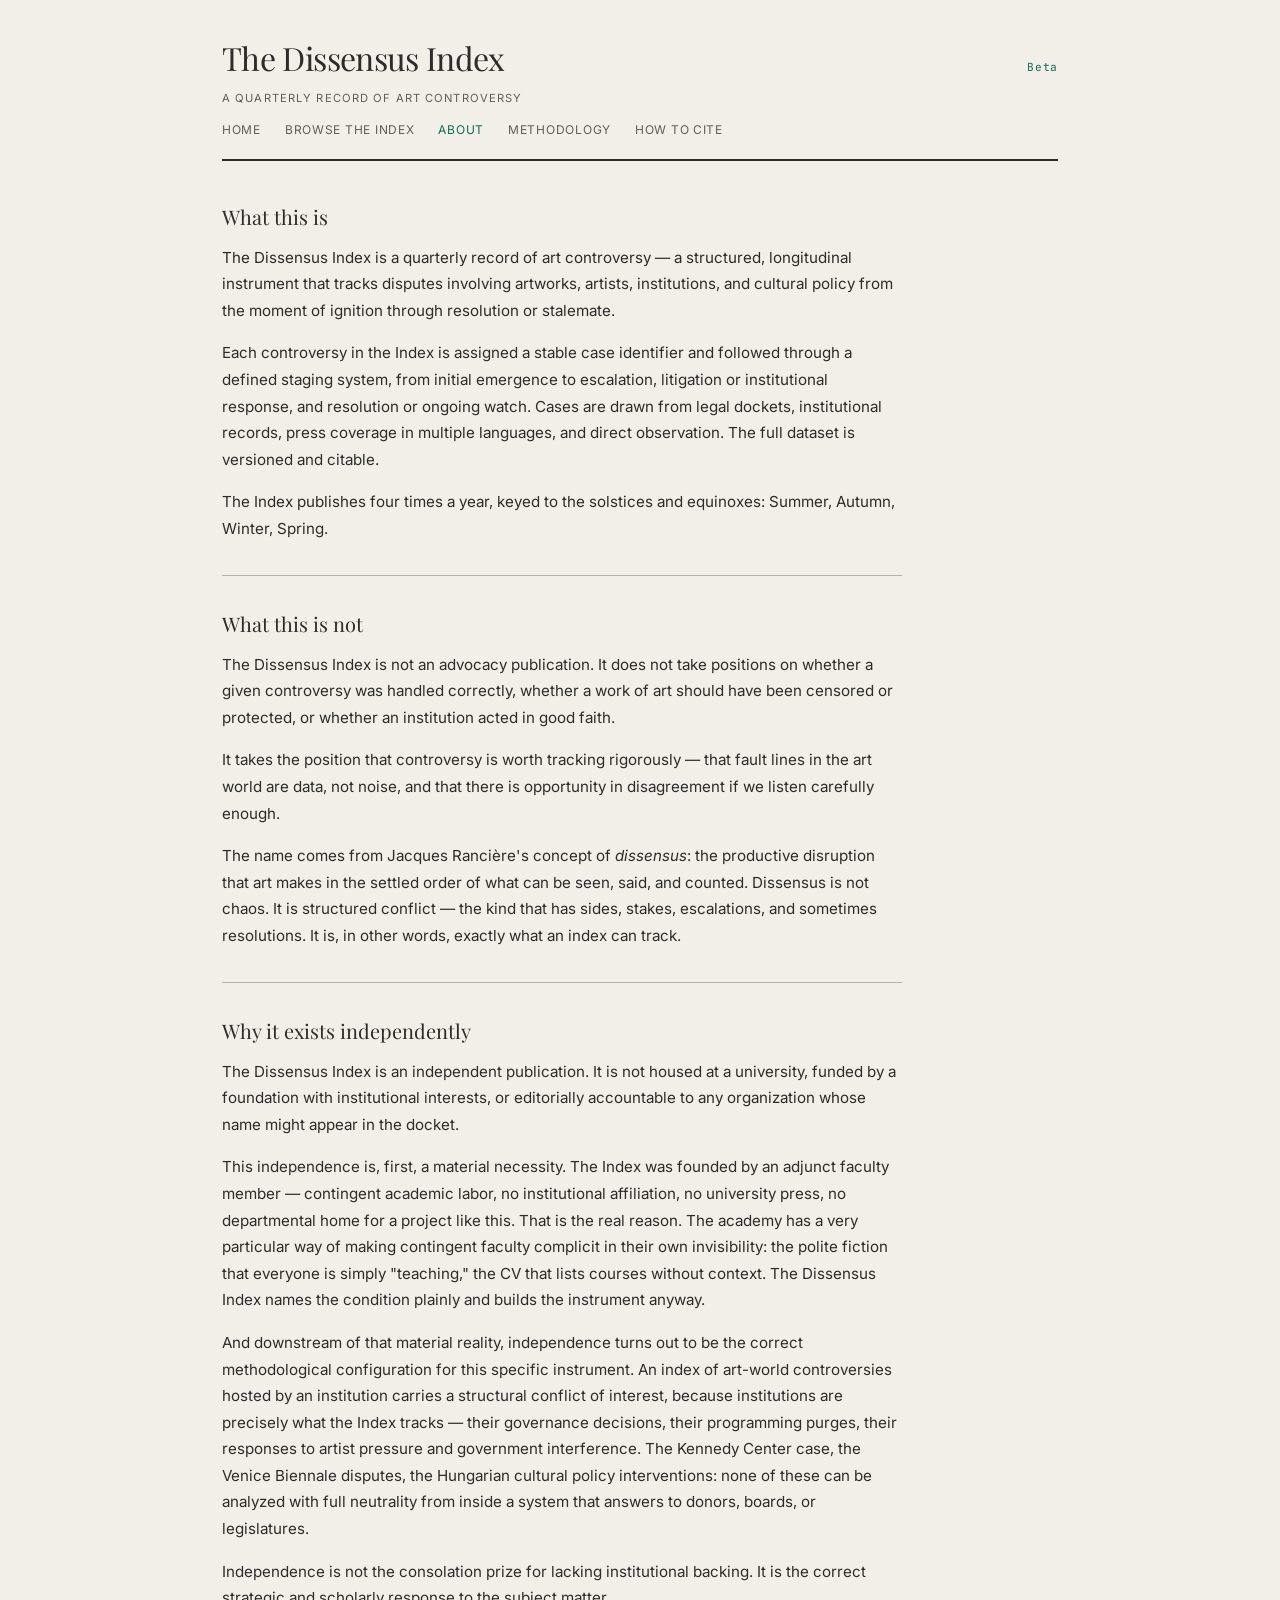
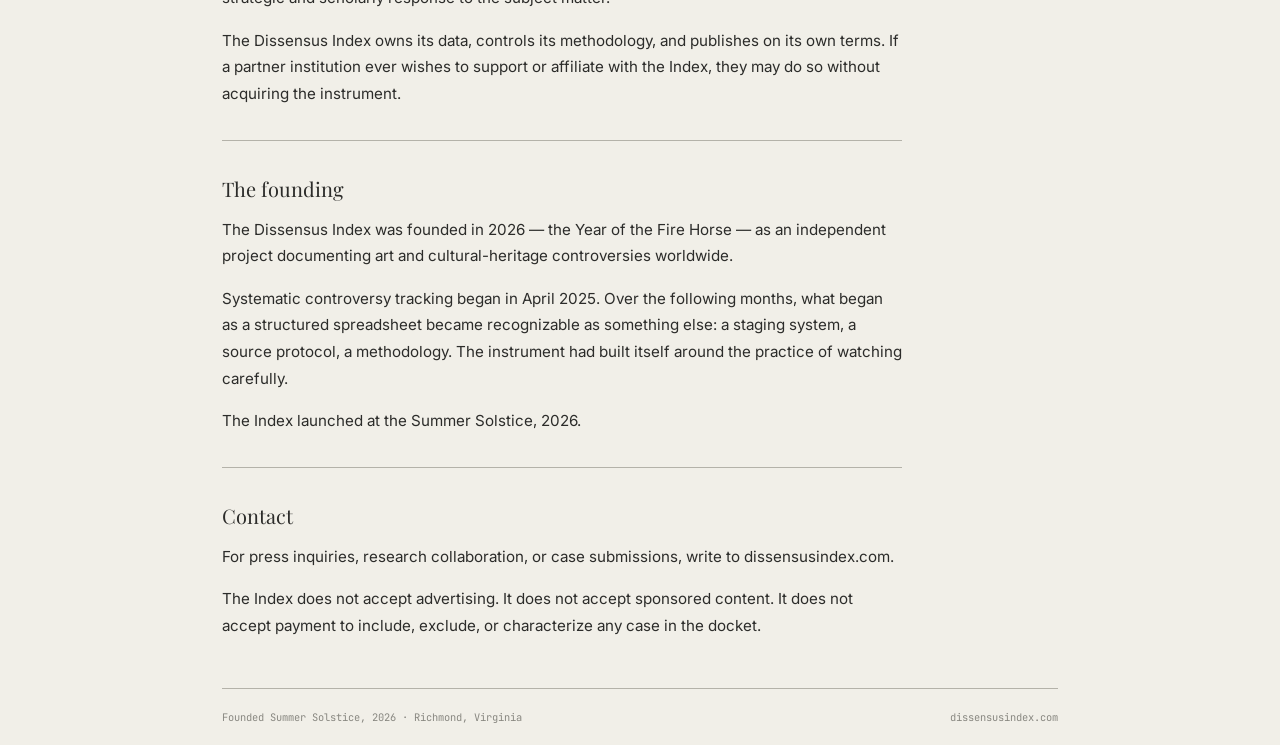
<file: about.html>
<!DOCTYPE html>
<html lang="en">
<head>
  <meta charset="UTF-8">
  <meta name="viewport" content="width=device-width, initial-scale=1.0">
  <title>About — The Dissensus Index</title>
  <meta name="description" content="About the Dissensus Index — an independent quarterly record of art controversy, founded Summer 2026.">
  <link rel="canonical" href="https://dissensusindex.com/about.html">
  <link rel="stylesheet" href="css/style.css">
</head>
<body>
<div class="container">
  <header class="masthead">
    <div class="masthead-inner">
      <h1><a href="index.html">The Dissensus Index</a></h1>
      <span class="masthead-issue">Beta</span>
    </div>
    <p class="masthead-tagline">A quarterly record of art controversy</p>
    <nav class="masthead-nav">
      <a href="index.html">Home</a>
      <a href="browse.html">Browse the index</a>
      <a href="about.html" class="active">About</a>
      <a href="methodology.html">Methodology</a>
      <a href="cite.html">How to cite</a>
    </nav>
  </header>

  <div class="prose">

    <h2>What this is</h2>
    <p>The Dissensus Index is a quarterly record of art controversy — a structured, longitudinal instrument that tracks disputes involving artworks, artists, institutions, and cultural policy from the moment of ignition through resolution or stalemate.</p>
    <p>Each controversy in the Index is assigned a stable case identifier and followed through a defined staging system, from initial emergence to escalation, litigation or institutional response, and resolution or ongoing watch. Cases are drawn from legal dockets, institutional records, press coverage in multiple languages, and direct observation. The full dataset is versioned and citable.</p>
    <p>The Index publishes four times a year, keyed to the solstices and equinoxes: Summer, Autumn, Winter, Spring.</p>

    <h2>What this is not</h2>
    <p>The Dissensus Index is not an advocacy publication. It does not take positions on whether a given controversy was handled correctly, whether a work of art should have been censored or protected, or whether an institution acted in good faith.</p>
    <p>It takes the position that controversy is worth tracking rigorously — that fault lines in the art world are data, not noise, and that there is opportunity in disagreement if we listen carefully enough.</p>
    <p>The name comes from Jacques Rancière's concept of <em>dissensus</em>: the productive disruption that art makes in the settled order of what can be seen, said, and counted. Dissensus is not chaos. It is structured conflict — the kind that has sides, stakes, escalations, and sometimes resolutions. It is, in other words, exactly what an index can track.</p>

    <h2>Why it exists independently</h2>
    <p>The Dissensus Index is an independent publication. It is not housed at a university, funded by a foundation with institutional interests, or editorially accountable to any organization whose name might appear in the docket.</p>
    <p>This independence is, first, a material necessity. The Index was founded by an adjunct faculty member — contingent academic labor, no institutional affiliation, no university press, no departmental home for a project like this. That is the real reason. The academy has a very particular way of making contingent faculty complicit in their own invisibility: the polite fiction that everyone is simply "teaching," the CV that lists courses without context. The Dissensus Index names the condition plainly and builds the instrument anyway.</p>
    <p>And downstream of that material reality, independence turns out to be the correct methodological configuration for this specific instrument. An index of art-world controversies hosted by an institution carries a structural conflict of interest, because institutions are precisely what the Index tracks — their governance decisions, their programming purges, their responses to artist pressure and government interference. The Kennedy Center case, the Venice Biennale disputes, the Hungarian cultural policy interventions: none of these can be analyzed with full neutrality from inside a system that answers to donors, boards, or legislatures.</p>
    <p>Independence is not the consolation prize for lacking institutional backing. It is the correct strategic and scholarly response to the subject matter.</p>
    <p>The Dissensus Index owns its data, controls its methodology, and publishes on its own terms. If a partner institution ever wishes to support or affiliate with the Index, they may do so without acquiring the instrument.</p>

    <h2>The founding</h2>
    <p>The Dissensus Index was founded in 2026 — the Year of the Fire Horse — as an independent project documenting art and cultural-heritage controversies worldwide.</p>
    <p>Systematic controversy tracking began in April 2025. Over the following months, what began as a structured spreadsheet became recognizable as something else: a staging system, a source protocol, a methodology. The instrument had built itself around the practice of watching carefully.</p>
    <p>The Index launched at the Summer Solstice, 2026.</p>

    <h2>Contact</h2>
    <p>For press inquiries, research collaboration, or case submissions, write to dissensusindex.com.</p>
    <p>The Index does not accept advertising. It does not accept sponsored content. It does not accept payment to include, exclude, or characterize any case in the docket.</p>

  </div>

  <footer class="colophon">
    <span>Founded Summer Solstice, 2026 · Richmond, Virginia</span>
    <span>dissensusindex.com</span>
  </footer>
</div>
</body>
</html>
</file>
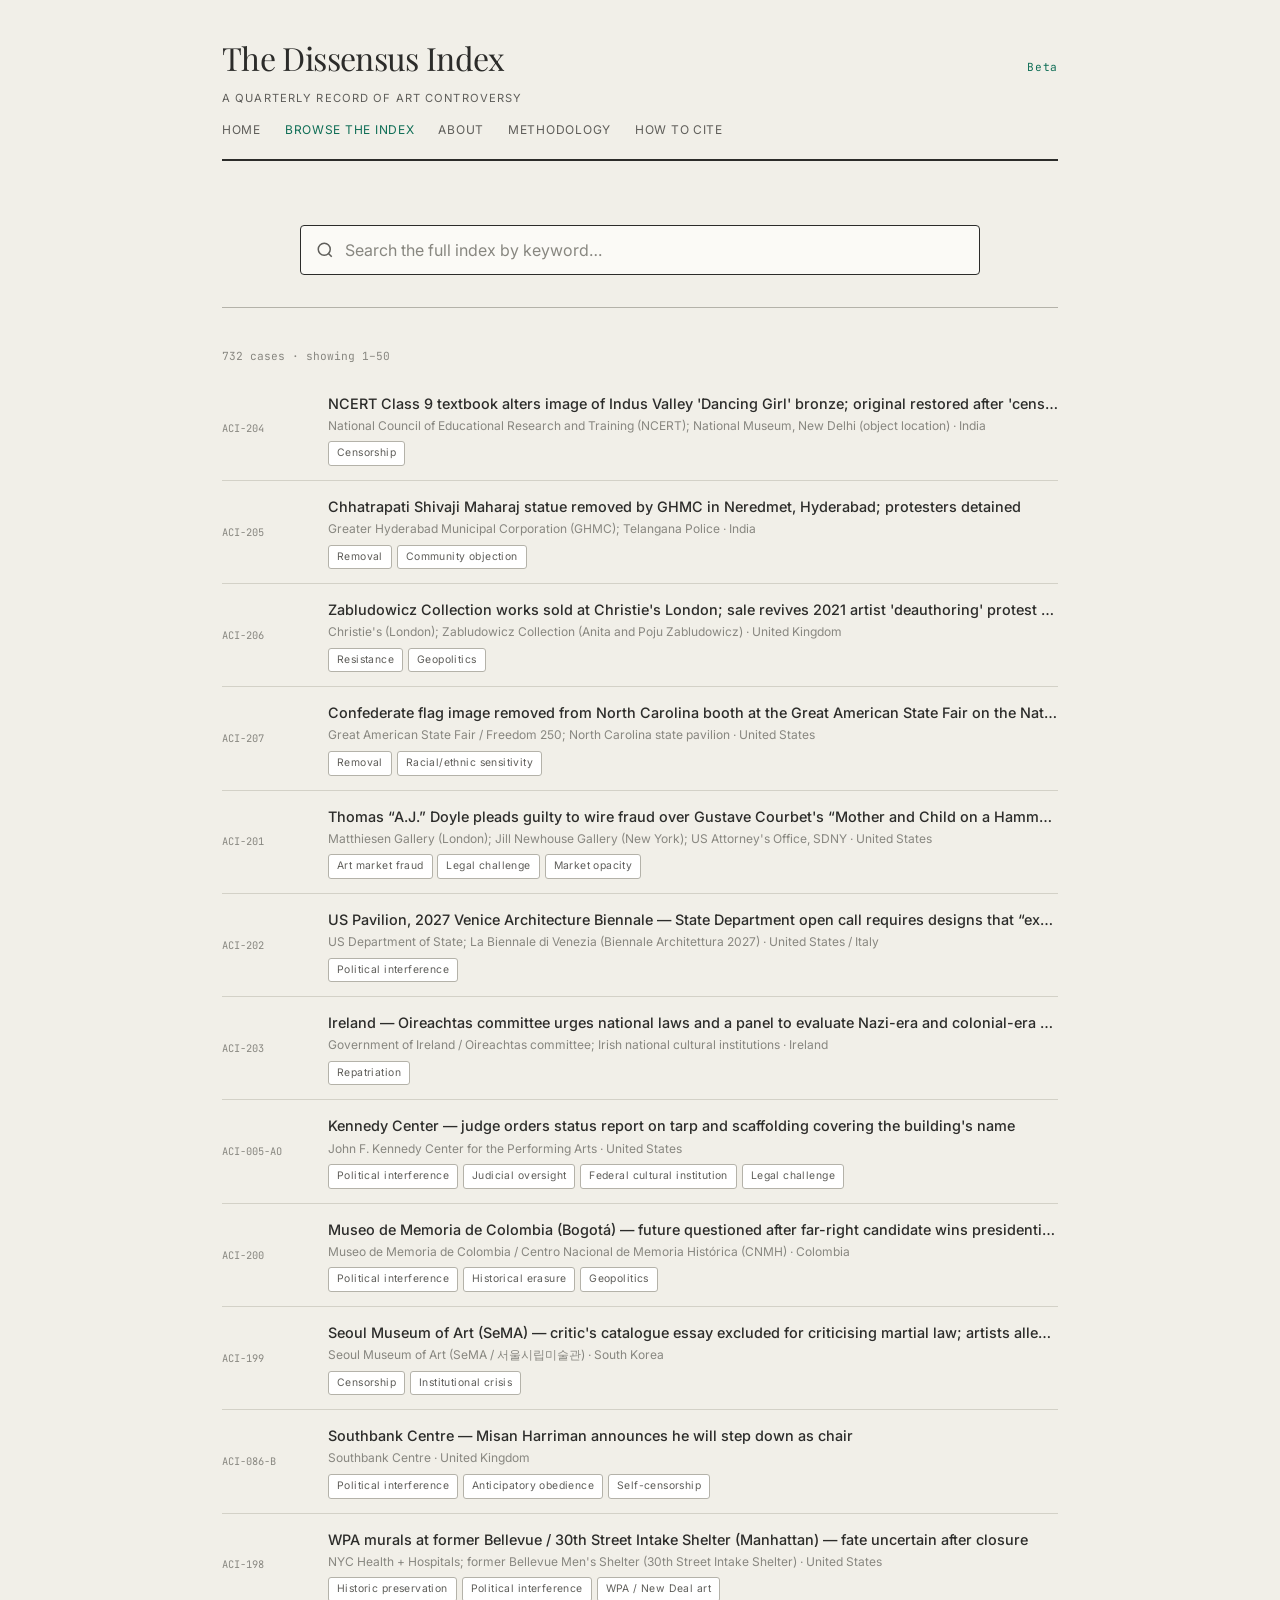
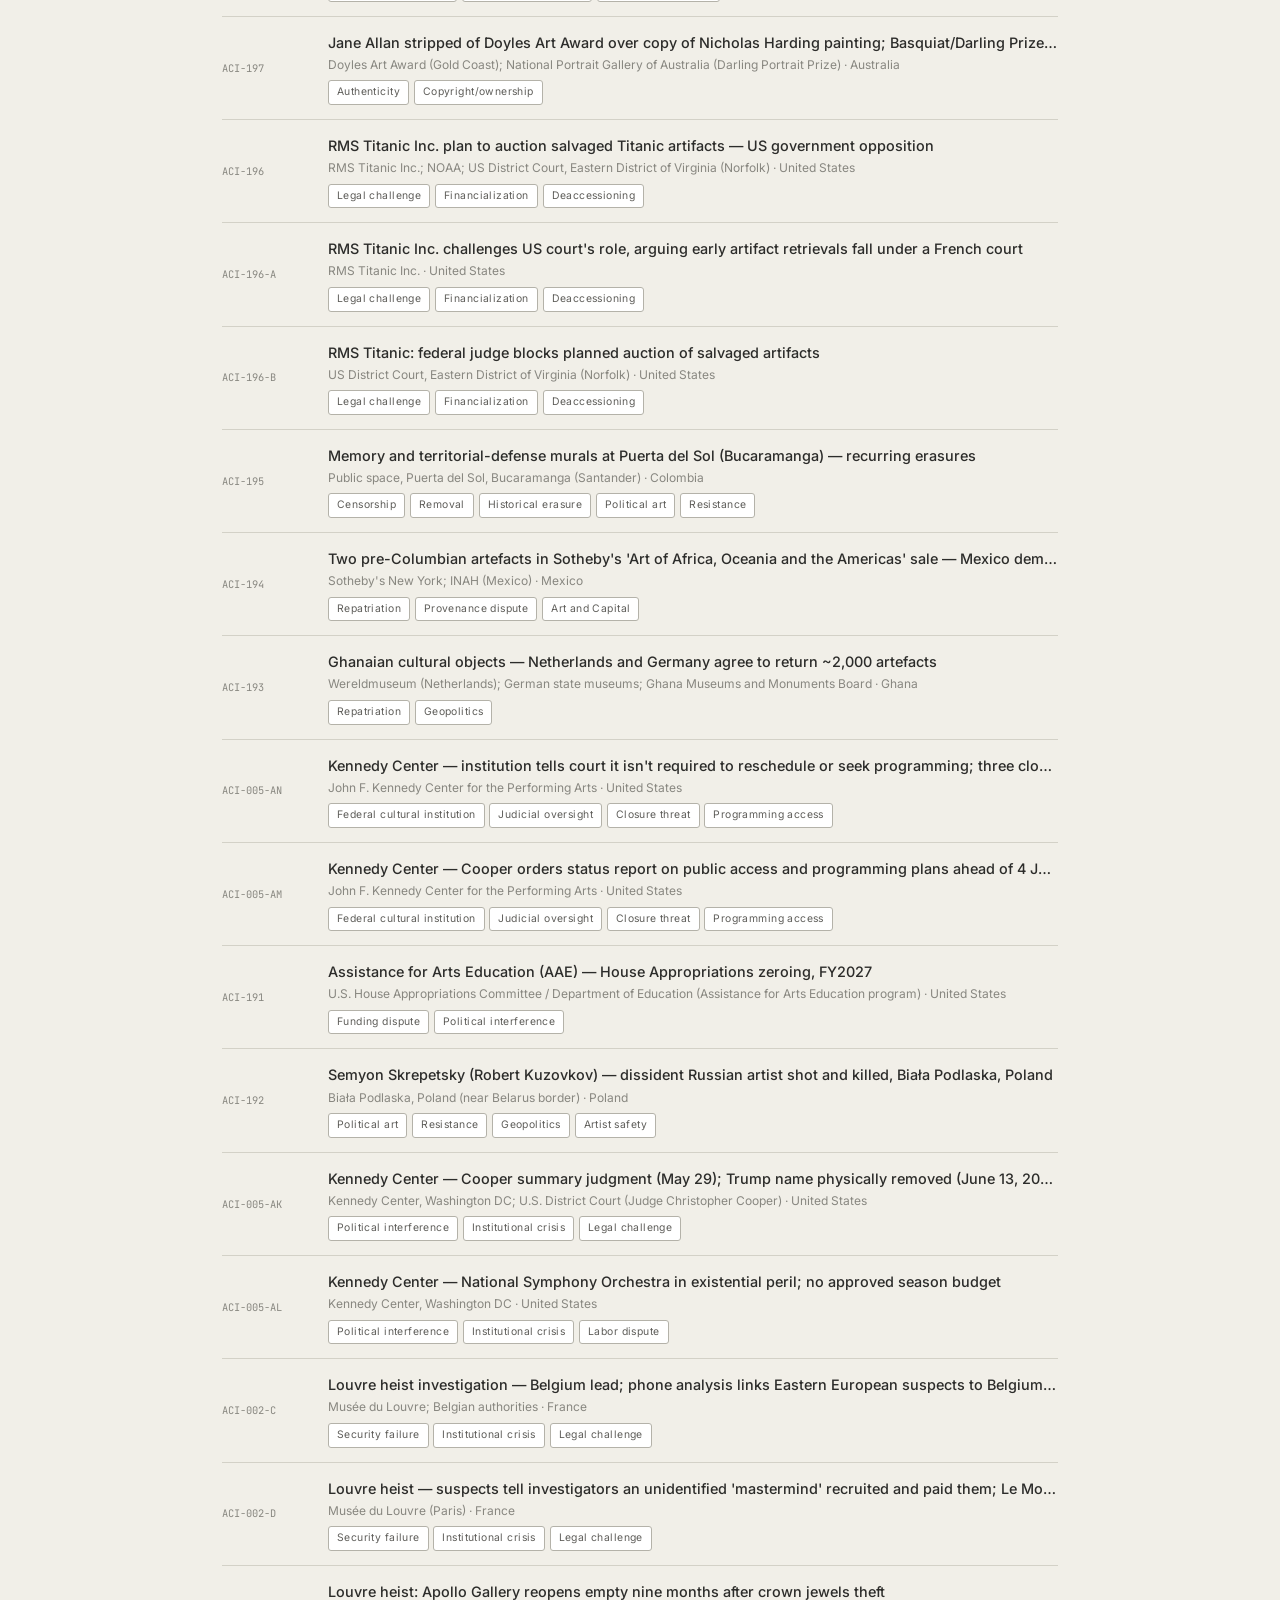
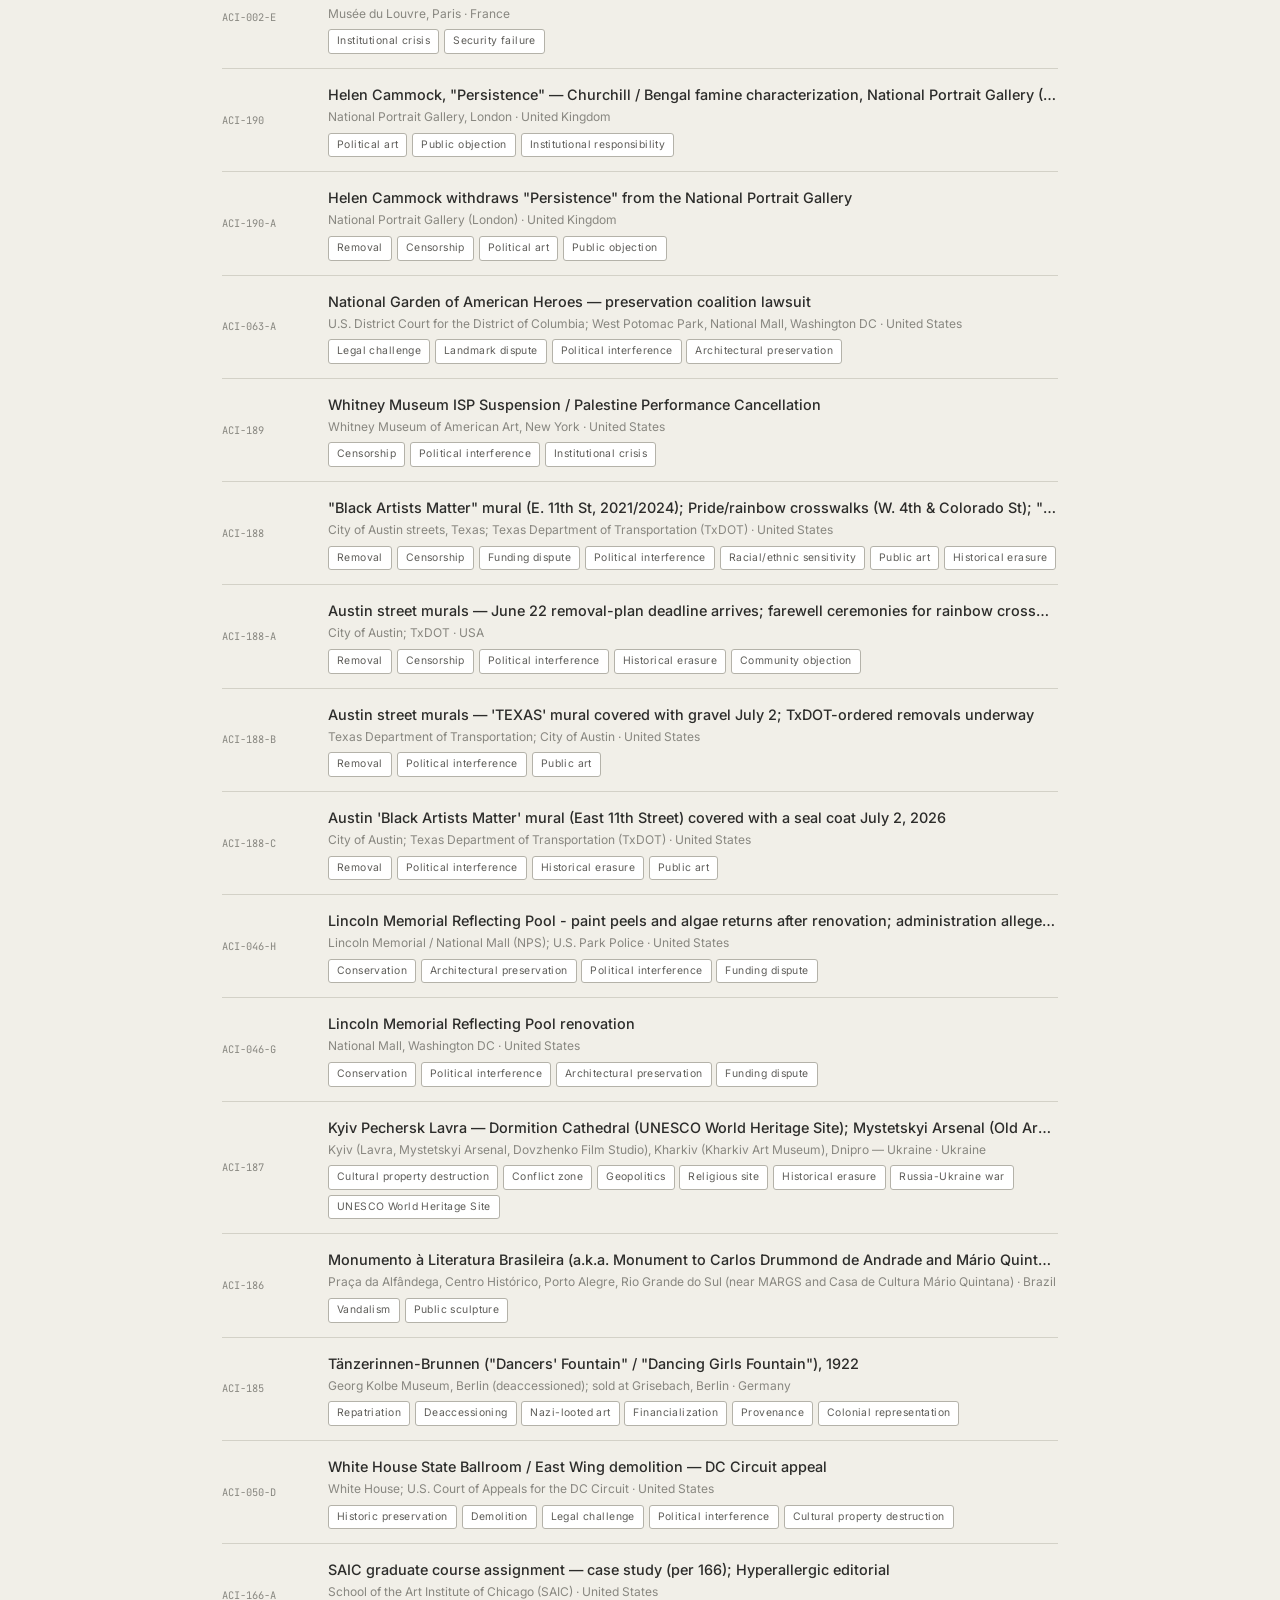
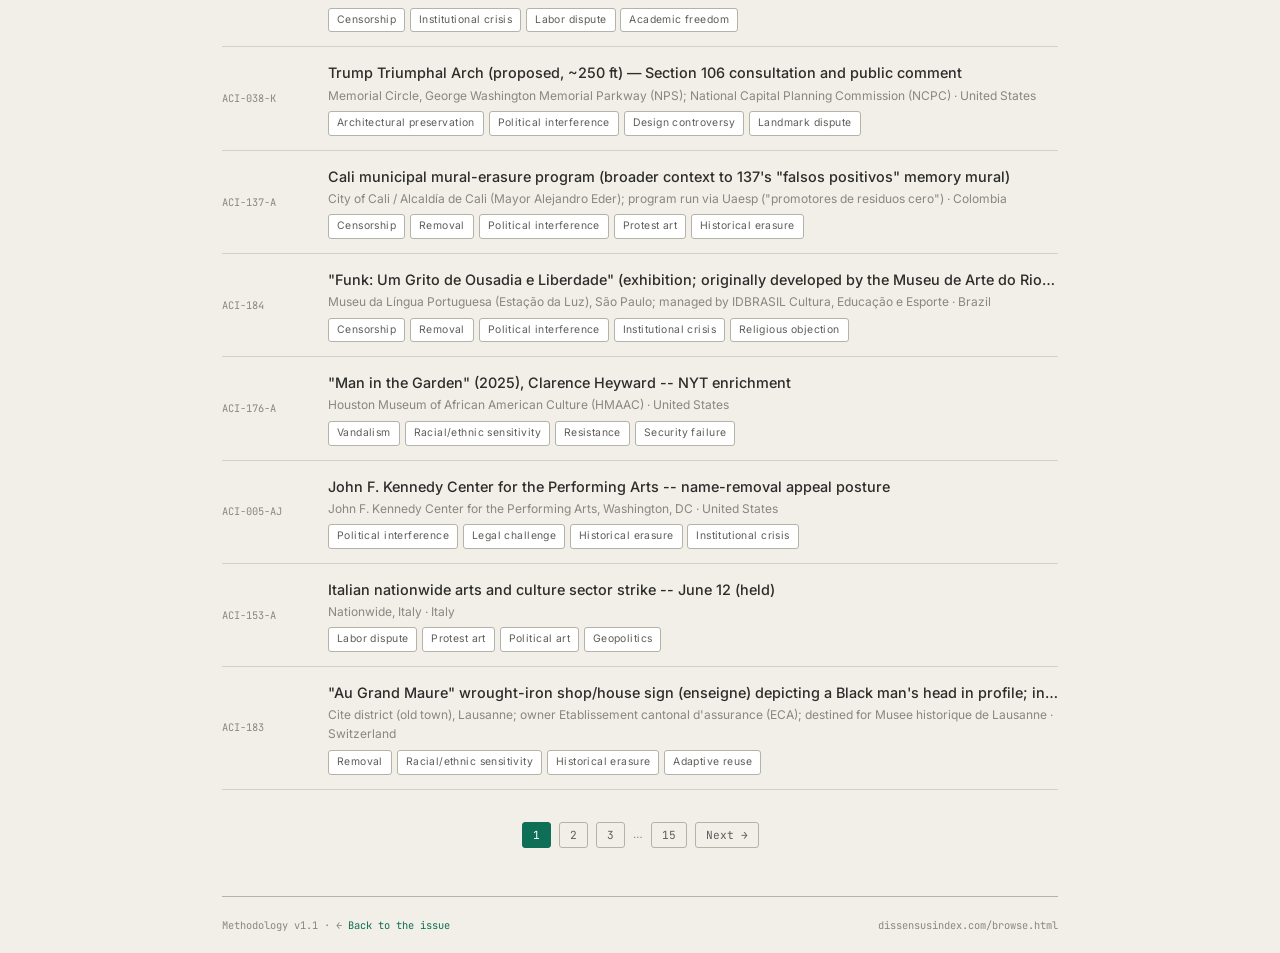
<file: browse.html>
<!DOCTYPE html>
<html lang="en">
<head>
  <meta charset="UTF-8">
  <meta name="viewport" content="width=device-width, initial-scale=1.0">
  <title>Browse the Index — The Dissensus Index</title>
  <meta name="description" content="Browse and search the full Dissensus Index — every tracked case of art controversy, searchable by keyword and filterable by tag.">
  <link rel="canonical" href="https://dissensusindex.com/browse.html">
  <link rel="stylesheet" href="css/style.css">
</head>
<body>
<div class="container">
  <header class="masthead">
    <div class="masthead-inner">
      <h1><a href="index.html">The Dissensus Index</a></h1>
      <span class="masthead-issue">Beta</span>
    </div>
    <p class="masthead-tagline">A quarterly record of art controversy</p>
    <nav class="masthead-nav">
      <a href="index.html">Home</a>
      <a href="browse.html" class="active">Browse the index</a>
      <a href="about.html">About</a>
      <a href="methodology.html">Methodology</a>
      <a href="cite.html">How to cite</a>
    </nav>
  </header>

  <section class="hero" style="padding:1.5rem 0 2rem;">
    <div class="hero-search-wrap" style="max-width:680px;">
      <svg class="hero-search-icon" viewBox="0 0 24 24" fill="none" stroke="currentColor" stroke-width="2">
        <circle cx="11" cy="11" r="8"></circle><line x1="21" y1="21" x2="16.65" y2="16.65"></line>
      </svg>
      <input type="text" class="hero-search" id="browse-search" autocomplete="off"
        placeholder="Search the full index by keyword…" oninput="applyFilters()">
    </div>
  </section>

  <section class="docket">


    <div id="active-tag" class="active-tag-bar"></div>

    <p class="page-info" id="result-count" style="text-align:left;margin-bottom:0.75rem;"></p>
    <div id="browse-list"><p style="color:var(--ink-light);font-size:0.85rem;padding:1rem 0;">Loading…</p></div>
    <div class="pagination" id="pagination"></div>
  </section>

  <footer class="colophon">
    <span>Methodology v1.1 · ← <a href="index.html" style="color:var(--teal);text-decoration:none;">Back to the issue</a></span>
    <span>dissensusindex.com/browse.html</span>
  </footer>
</div>

<script>
let allCases = [], filtered = [], currentPage = 1, activeTag = '', activeCountry = '';
const perPage = 50;

async function loadData() {
  const res = await fetch('data/cases.json');
  const data = await res.json();
  allCases = data.cases;
  // Seatbelt: tolerate array-format tags from scan slips (render as string; data fix still expected)
  allCases.forEach(c => { if (Array.isArray(c.tags)) c.tags = c.tags.join(', '); });

  // Pre-fill search from URL (handoff from homepage hero)
  const params = new URLSearchParams(window.location.search);
  const q = params.get('q');
  if (q) document.getElementById('browse-search').value = q;

  // Tag filter from URL (handoff from a clicked tag)
  activeTag = params.get('tag') || '';

  // Country filter from URL (handoff from the homepage map)
  activeCountry = params.get('country') || '';

  renderActiveTag();

  applyFilters();
}

// Country normalisation — keep in sync with the `norm` map in index.html
const countryNorm = { 'USA': 'United States', 'UK': 'United Kingdom', 'West Germany': 'Germany' };
function countryCanon(name) {
  const n = String(name).trim();
  return countryNorm.hasOwnProperty(n) ? countryNorm[n] : n;
}
function countryParts(raw) {
  return String(raw || '').split(/[\/,]/)
    .map(s => s.replace(/\(.*?\)/g, '').trim())
    .filter(Boolean)
    .map(countryCanon);
}

// Search normalisation — keep in sync with liveSearch() in index.html.
// Returns [expanded, folded]: umlauts expanded to their -e form (ü→ue) AND
// diacritics folded (ü→u), so "Grünbaum", "Gruenbaum" and "Grunbaum" all match
// whichever spelling the entry stores.
function searchForms(s) {
  s = String(s || '').toLowerCase().normalize('NFC');
  const expanded = s.replace(/ä/g, 'ae').replace(/ö/g, 'oe').replace(/ü/g, 'ue').replace(/ß/g, 'ss');
  const folded = s.normalize('NFD').replace(/[̀-ͯ]/g, '');
  return [expanded, folded];
}
function fieldMatches(field, qe, qf) {
  const [fe, ff] = searchForms(field);
  return fe.includes(qe) || ff.includes(qf);
}

function applyFilters() {
  const raw = document.getElementById('browse-search').value.trim();
  const [qe, qf] = searchForms(raw);
  filtered = allCases.filter(c => {
    const qOk = !raw ||
      fieldMatches(c.title, qe, qf) ||
      fieldMatches(c.country, qe, qf) ||
      fieldMatches(c.artist, qe, qf) ||
      fieldMatches(c.institution, qe, qf) ||
      fieldMatches(c.tags, qe, qf) ||
      fieldMatches(c.description, qe, qf) ||
      fieldMatches(c.id, qe, qf);
    const tagOk = !activeTag ||
      (c.tags || '').split(',').map(t => t.trim()).includes(activeTag);
    const countryOk = !activeCountry ||
      countryParts(c.country).includes(countryCanon(activeCountry));
    return qOk && tagOk && countryOk;
  });
  currentPage = 1;
  render();
}

function render() {
  const start = (currentPage - 1) * perPage;
  const page = filtered.slice(start, start + perPage);
  const countEl = document.getElementById('result-count');

  countEl.textContent = filtered.length === 0 ? 'No cases match.' :
    `${filtered.length} case${filtered.length===1?'':'s'} · showing ${start+1}–${Math.min(start+perPage, filtered.length)}`;

  document.getElementById('browse-list').innerHTML = page.length === 0
    ? '<p style="color:var(--ink-light);font-size:0.85rem;padding:1rem 0;">No cases match this filter.</p>'
    : page.map(c => `
      <a class="docket-item" href="case.html?id=${encodeURIComponent(c.id)}">
        <span class="docket-id">${c.id}</span>
        <div class="docket-main">
          <div class="docket-title">${escHtml(c.title)}</div>
          <div class="docket-sub">${escHtml(c.institution || c.artist || '')}${c.country ? ' · ' + escHtml(c.country) : ''}</div>
          ${c.tags ? `<div class="docket-tags">${c.tags.split(',').map(t => { const tg = t.trim(); return `<span class="tag" data-tag="${escHtml(tg)}">${escHtml(tg)}</span>`; }).join('')}</div>` : ''}
        </div>
      </a>`).join('');

  renderPagination();
}

function renderPagination() {
  const totalPages = Math.ceil(filtered.length / perPage);
  const pag = document.getElementById('pagination');
  if (totalPages <= 1) { pag.innerHTML = ''; return; }
  let html = '';
  if (currentPage > 1) html += `<button class="page-btn" onclick="goPage(${currentPage-1})">← Prev</button>`;
  for (let i = 1; i <= totalPages; i++) {
    if (i === 1 || i === totalPages || Math.abs(i - currentPage) <= 2) {
      html += `<button class="page-btn ${i===currentPage?'active':''}" onclick="goPage(${i})">${i}</button>`;
    } else if (Math.abs(i - currentPage) === 3) {
      html += `<span style="color:var(--ink-light);font-size:0.7rem;align-self:center;">…</span>`;
    }
  }
  if (currentPage < totalPages) html += `<button class="page-btn" onclick="goPage(${currentPage+1})">Next →</button>`;
  pag.innerHTML = html;
}

function goPage(n) { currentPage = n; render(); window.scrollTo(0,0); }

function renderActiveTag() {
  const el = document.getElementById('active-tag');
  if (!el) return;
  const chips = [];
  if (activeTag) chips.push(`<span class="active-tag-chip">Tag: ${escHtml(activeTag)} <button class="active-tag-x" onclick="clearTag()" aria-label="Clear tag filter">\u00d7</button></span>`);
  if (activeCountry) chips.push(`<span class="active-tag-chip">Country: ${escHtml(activeCountry)} <button class="active-tag-x" onclick="clearCountry()" aria-label="Clear country filter">\u00d7</button></span>`);
  el.innerHTML = chips.join(' ');
}

function clearCountry() {
  activeCountry = '';
  const url = new URL(window.location);
  url.searchParams.delete('country');
  history.replaceState({}, '', url);
  renderActiveTag();
  applyFilters();
}

function clearTag() {
  activeTag = '';
  const url = new URL(window.location);
  url.searchParams.delete('tag');
  history.replaceState({}, '', url);
  renderActiveTag();
  applyFilters();
}

function escHtml(s) {
  return String(s).replace(/&/g,'&amp;').replace(/</g,'&lt;').replace(/>/g,'&gt;').replace(/"/g,'&quot;');
}

document.getElementById('browse-list').addEventListener('click', e => {
  const chip = e.target.closest('.tag[data-tag]');
  if (chip) { e.preventDefault(); applyTag(chip.dataset.tag); }
});

function applyTag(tag) {
  activeTag = tag;
  const url = new URL(window.location);
  url.searchParams.set('tag', tag);
  history.replaceState({}, '', url);
  renderActiveTag();
  applyFilters();
  window.scrollTo(0, 0);
}

loadData();
</script>
</body>
</html>
</file>
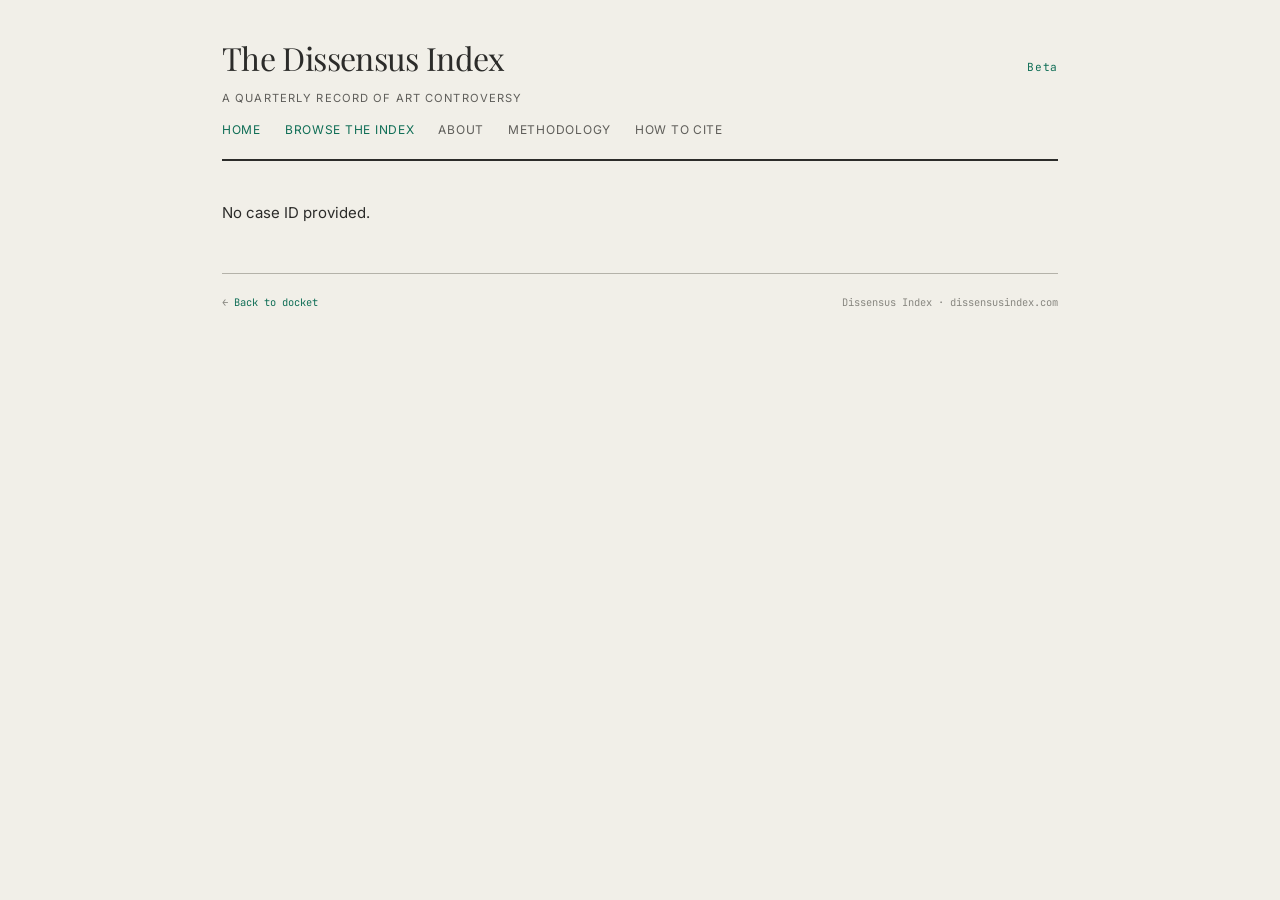
<file: case.html>
<!DOCTYPE html>
<html lang="en">
<head>
  <meta charset="UTF-8">
  <meta name="viewport" content="width=device-width, initial-scale=1.0">
  <title>Case — The Dissensus Index</title>
  <meta name="description" content="Case detail — The Dissensus Index">
  <link rel="canonical" href="https://dissensusindex.com/case.html">
  <link rel="stylesheet" href="css/style.css">
</head>
<body>
<div class="container">
  <header class="masthead">
    <div class="masthead-inner">
      <h1><a href="index.html">The Dissensus Index</a></h1>
      <span class="masthead-issue">Beta</span>
    </div>
    <p class="masthead-tagline">A quarterly record of art controversy</p>
    <nav class="masthead-nav">
      <a href="index.html" class="active">Home</a>
      <a href="browse.html" class="active">Browse the index</a>
      <a href="about.html">About</a>
      <a href="methodology.html">Methodology</a>
      <a href="cite.html">How to cite</a>
    </nav>
  </header>

  <div id="case-content">
    <p style="color:var(--ink-light); padding: 2rem 0;">Loading case…</p>
  </div>

  <footer class="colophon">
    <span>← <a href="index.html" style="color:var(--teal);text-decoration:none;">Back to docket</a></span>
    <span>Dissensus Index · dissensusindex.com</span>
  </footer>
</div>

<script>
async function loadCase() {
  const params = new URLSearchParams(window.location.search);
  const id = params.get('id');
  if (!id) { document.getElementById('case-content').innerHTML = '<p>No case ID provided.</p>'; return; }

  const res = await fetch('data/cases.json');
  const data = await res.json();
  const c = data.cases.find(x => x.id === id);
  if (!c) { document.getElementById('case-content').innerHTML = '<p>Case not found.</p>'; return; }

  if (Array.isArray(c.tags)) c.tags = c.tags.join(', ');

  document.title = `${c.id} — ${c.title} — The Dissensus Index`;

  const tags = c.tags ? c.tags.split(',').map(t => { const tg = t.trim(); return `<a class="tag" href="browse.html?tag=${encodeURIComponent(tg)}">${escHtml(tg)}</a>`; }).join('') : '';

  const additionalHtml = (Array.isArray(c.additional_sources) && c.additional_sources.length)
    ? `<p style="margin-top:0.5rem;font-size:0.8rem;"><strong>Additional coverage:</strong></p>` +
      c.additional_sources.map(u => `<p style="margin:0.15rem 0 0 0;font-size:0.8rem;"><a href="${escHtml(u)}" target="_blank" rel="noopener" style="color:var(--teal);word-break:break-all;">${escHtml(u)}</a></p>`).join('')
    : '';
  const sourceHtml = c.source && c.source !== 'nan'
    ? `<p style="margin-top:1rem;font-size:0.8rem;"><strong>Source:</strong> <a href="${escHtml(c.source)}" target="_blank" rel="noopener" style="color:var(--teal);word-break:break-all;">${escHtml(c.source)}</a></p>`
    : '';

  // Corrections — dated notes on factual fixes to a published entry (see CLAUDE.md §10)
  const MONTHS = ['January','February','March','April','May','June','July','August','September','October','November','December'];
  const fmtIsoDate = s => { const m = /^(\d{4})-(\d{2})-(\d{2})$/.exec(String(s || '')); return (m && MONTHS[+m[2] - 1]) ? `${MONTHS[+m[2] - 1]} ${+m[3]}, ${m[1]}` : escHtml(String(s || '')); };
  const correctionItems = Array.isArray(c.corrections)
    ? c.corrections.filter(x => x && typeof x.note === 'string' && x.note.trim())
        .slice().sort((a, b) => String(a.date || '').localeCompare(String(b.date || '')))
    : [];
  const correctionsHtml = correctionItems.length
    ? `<div class="case-corrections" style="margin-top:1.25rem;margin-bottom:1.25rem;padding-top:1rem;border-top:0.5px solid var(--ink-rule-light);">
         <strong style="font-size:0.7rem;letter-spacing:0.08em;text-transform:uppercase;color:var(--ink-mid);">Correction${correctionItems.length === 1 ? '' : 's'}</strong>
         ${correctionItems.map(x => `<p style="margin-top:0.4rem;font-size:0.85rem;"><strong>${fmtIsoDate(x.date)}:</strong> ${escHtml(x.note)}</p>`).join('')}
       </div>`
    : '';

  // Coverage scope — the outlets that covered this controversy
  const outletsHtml = (c.outlets && c.outlets.length > 0)
    ? `<div style="margin-top:1.25rem;padding-top:1rem;border-top:0.5px solid var(--ink-rule-light);">
         <strong style="font-size:0.7rem;letter-spacing:0.08em;text-transform:uppercase;color:var(--ink-mid);">Coverage — ${c.outlets.length} outlet${c.outlets.length===1?'':'s'}</strong>
         <div style="display:flex;flex-wrap:wrap;gap:0.4rem;margin-top:0.5rem;">
           ${c.outlets.map(o => `<span class="tag">${escHtml(o)}</span>`).join('')}
         </div>
       </div>`
    : '';

  document.getElementById('case-content').innerHTML = `
    <div class="case-header">
      <p class="case-id">${escHtml(c.id)}</p>
      <h1 class="case-title">${escHtml(c.title)}</h1>
    </div>

    <div class="case-meta">
      ${c.artist && c.artist !== 'nan' ? `<span><strong>Artist / Subject</strong><br>${escHtml(c.artist)}</span>` : ''}
      ${c.institution && c.institution !== 'nan' ? `<span><strong>Institution</strong><br>${escHtml(c.institution)}</span>` : ''}
      <span><strong>Country</strong><br>${escHtml(c.country)}</span>
      <span><strong>Date</strong><br>${escHtml(c.date_controversy)}</span>
      ${c.court_case && c.court_case !== 'nan' ? `<span><strong>Court case</strong><br>${escHtml(c.court_case)}</span>` : ''}
      <span><strong>Coverage</strong><br>${escHtml(c.coverage_tier)}</span>
    </div>

    <div class="case-description">
      <p>${escHtml(c.description)}</p>
    </div>

    ${c.outcome && c.outcome !== 'nan' ? `
    <div class="case-outcome">
      <strong style="font-size:0.7rem;letter-spacing:0.08em;text-transform:uppercase;color:var(--ink-mid);">Current status</strong>
      <p style="margin-top:0.4rem;font-size:0.9rem;">${escHtml(c.outcome)}</p>
    </div>` : ''}

    ${correctionsHtml}

    ${tags ? `<div class="case-tags">${tags}</div>` : ''}

    ${outletsHtml}

    ${sourceHtml}
    ${additionalHtml}

    <div style="margin-top:2rem;padding-top:1rem;border-top:0.5px solid var(--ink-rule);font-family:var(--mono);font-size:0.65rem;color:var(--ink-light);">
      Cite as: Dissensus Index, case ${escHtml(c.id)}, methodology v1.1, accessed ${new Date().toLocaleDateString('en-US', { year: 'numeric', month: 'long', day: 'numeric' })}. dissensusindex.com/case.html?id=${encodeURIComponent(c.id)}
    </div>
  `;
}

function escHtml(s) {
  return String(s).replace(/&/g,'&amp;').replace(/</g,'&lt;').replace(/>/g,'&gt;').replace(/"/g,'&quot;');
}

loadCase();
</script>
</body>
</html>
</file>
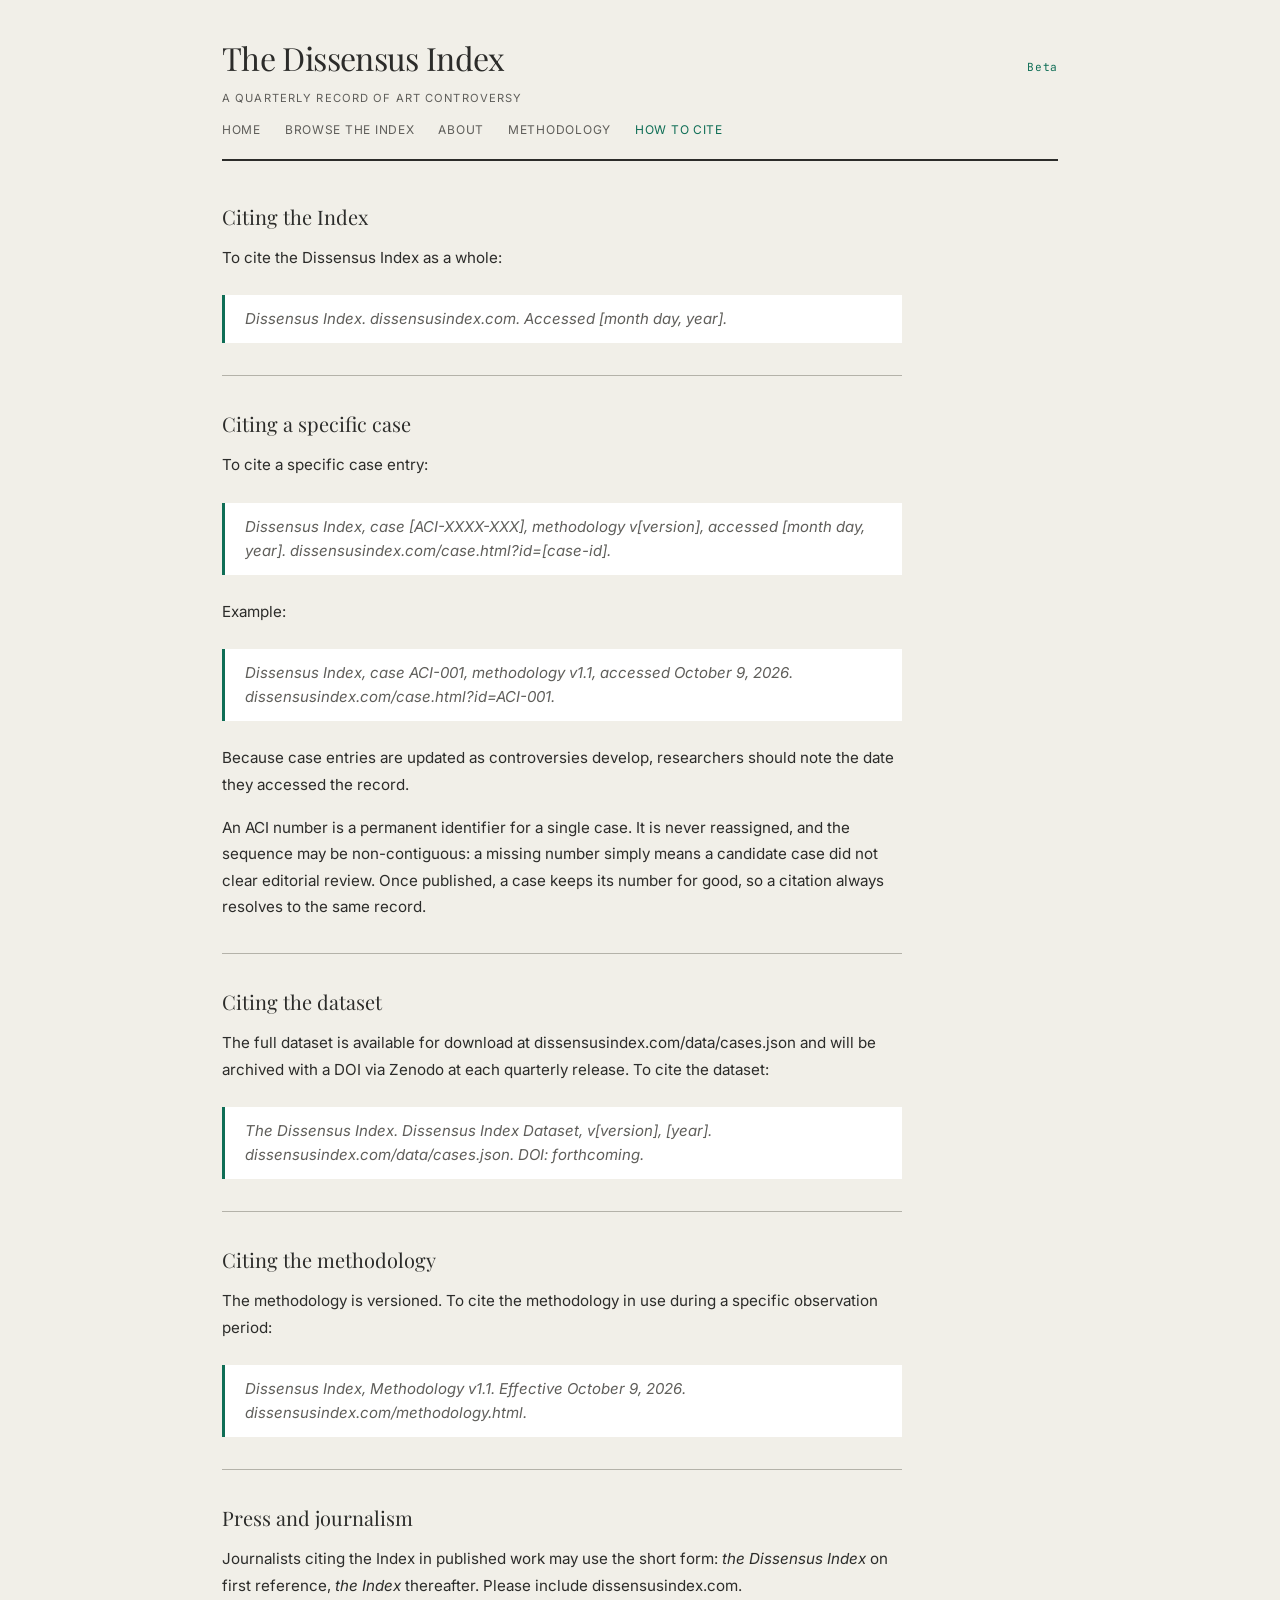
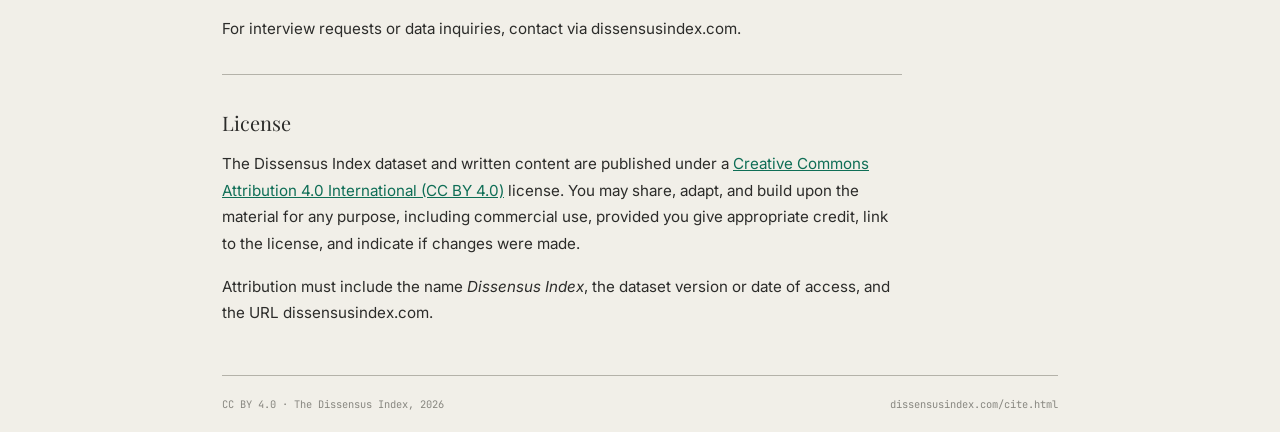
<file: cite.html>
<!DOCTYPE html>
<html lang="en">
<head>
  <meta charset="UTF-8">
  <meta name="viewport" content="width=device-width, initial-scale=1.0">
  <title>How to Cite — The Dissensus Index</title>
  <meta name="description" content="Citation formats for the Dissensus Index — publication, cases, and dataset.">
  <link rel="canonical" href="https://dissensusindex.com/cite.html">
  <link rel="stylesheet" href="css/style.css">
</head>
<body>
<div class="container">
  <header class="masthead">
    <div class="masthead-inner">
      <h1><a href="index.html">The Dissensus Index</a></h1>
      <span class="masthead-issue">Beta</span>
    </div>
    <p class="masthead-tagline">A quarterly record of art controversy</p>
    <nav class="masthead-nav">
      <a href="index.html">Home</a>
      <a href="browse.html">Browse the index</a>
      <a href="about.html">About</a>
      <a href="methodology.html">Methodology</a>
      <a href="cite.html" class="active">How to cite</a>
    </nav>
  </header>

  <div class="prose">

    <h2>Citing the Index</h2>
    <p>To cite the Dissensus Index as a whole:</p>
    <blockquote>Dissensus Index. dissensusindex.com. Accessed [month day, year].</blockquote>

    <h2>Citing a specific case</h2>
    <p>To cite a specific case entry:</p>
    <blockquote>Dissensus Index, case [ACI-XXXX-XXX], methodology v[version], accessed [month day, year]. dissensusindex.com/case.html?id=[case-id].</blockquote>
    <p>Example:</p>
    <blockquote>Dissensus Index, case ACI-001, methodology v1.1, accessed October 9, 2026. dissensusindex.com/case.html?id=ACI-001.</blockquote>
    <p>Because case entries are updated as controversies develop, researchers should note the date they accessed the record.</p>
    <p>An ACI number is a permanent identifier for a single case. It is never reassigned, and the sequence may be non-contiguous: a missing number simply means a candidate case did not clear editorial review. Once published, a case keeps its number for good, so a citation always resolves to the same record.</p>

    <h2>Citing the dataset</h2>
    <p>The full dataset is available for download at dissensusindex.com/data/cases.json and will be archived with a DOI via Zenodo at each quarterly release. To cite the dataset:</p>
    <blockquote>The Dissensus Index. <em>Dissensus Index Dataset</em>, v[version], [year]. dissensusindex.com/data/cases.json. DOI: forthcoming.</blockquote>

    <h2>Citing the methodology</h2>
    <p>The methodology is versioned. To cite the methodology in use during a specific observation period:</p>
    <blockquote>Dissensus Index, <em>Methodology</em> v1.1. Effective October 9, 2026. dissensusindex.com/methodology.html.</blockquote>

    <h2>Press and journalism</h2>
    <p>Journalists citing the Index in published work may use the short form: <em>the Dissensus Index</em> on first reference, <em>the Index</em> thereafter. Please include dissensusindex.com.</p>
    <p>For interview requests or data inquiries, contact via dissensusindex.com.</p>

    <h2>License</h2>
    <p>The Dissensus Index dataset and written content are published under a <a href="https://creativecommons.org/licenses/by/4.0/" target="_blank" rel="noopener" style="color:var(--teal);">Creative Commons Attribution 4.0 International (CC BY 4.0)</a> license. You may share, adapt, and build upon the material for any purpose, including commercial use, provided you give appropriate credit, link to the license, and indicate if changes were made.</p>
    <p>Attribution must include the name <em>Dissensus Index</em>, the dataset version or date of access, and the URL dissensusindex.com.</p>

  </div>

  <footer class="colophon">
    <span>CC BY 4.0 · The Dissensus Index, 2026</span>
    <span>dissensusindex.com/cite.html</span>
  </footer>
</div>
</body>
</html>
</file>
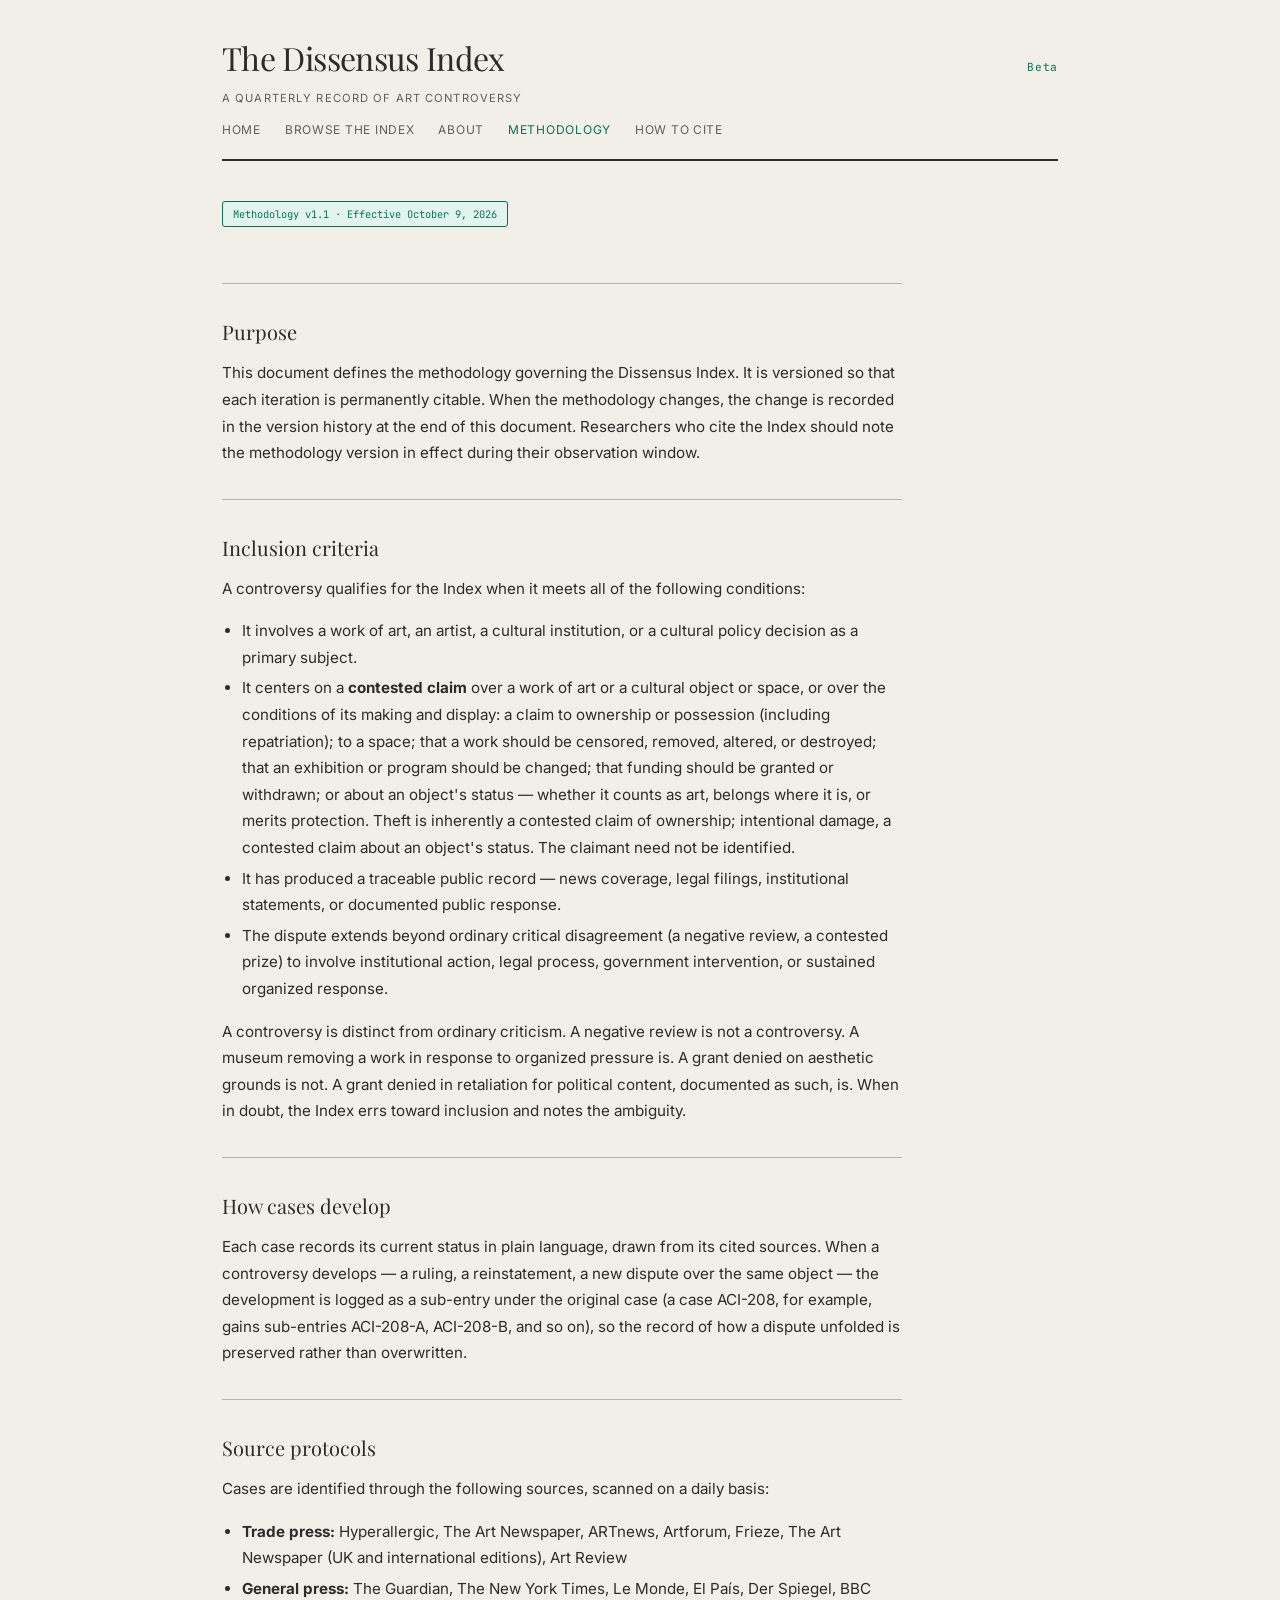
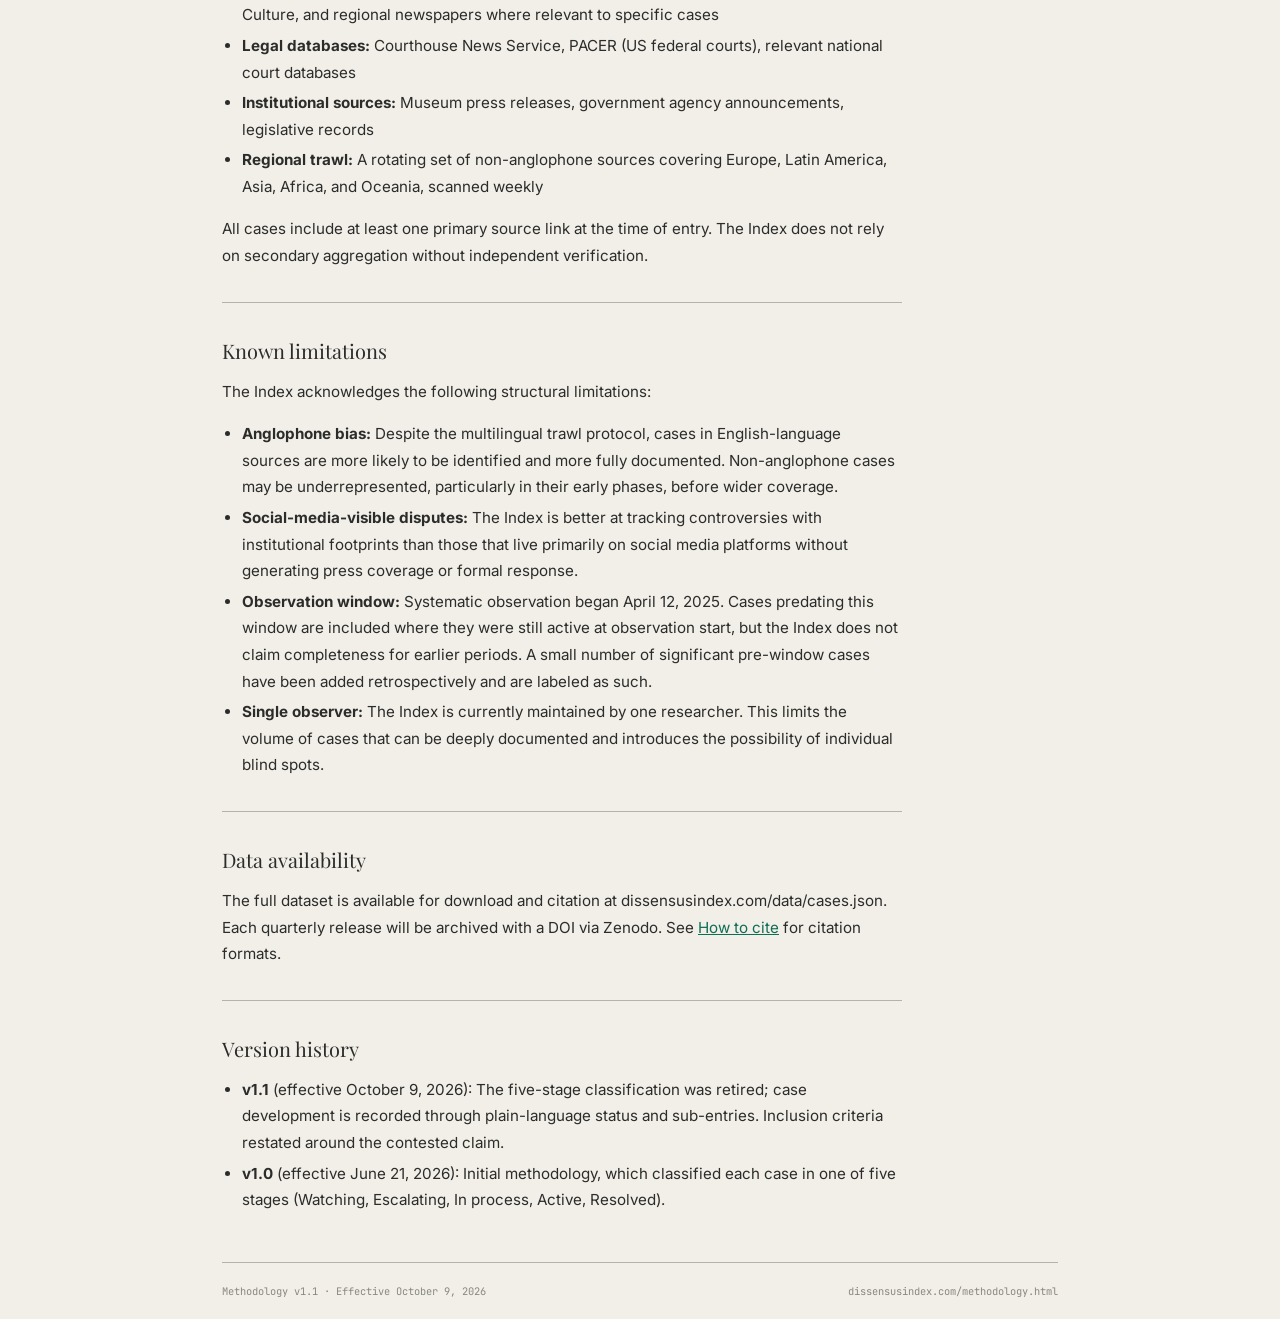
<file: methodology.html>
<!DOCTYPE html>
<html lang="en">
<head>
  <meta charset="UTF-8">
  <meta name="viewport" content="width=device-width, initial-scale=1.0">
  <title>Methodology v1.1 — The Dissensus Index</title>
  <meta name="description" content="Methodology v1.1 — The Dissensus Index. Inclusion criteria, case development, source protocols, and known limitations.">
  <link rel="canonical" href="https://dissensusindex.com/methodology.html">
  <link rel="stylesheet" href="css/style.css">
</head>
<body>
<div class="container">
  <header class="masthead">
    <div class="masthead-inner">
      <h1><a href="index.html">The Dissensus Index</a></h1>
      <span class="masthead-issue">Beta</span>
    </div>
    <p class="masthead-tagline">A quarterly record of art controversy</p>
    <nav class="masthead-nav">
      <a href="index.html">Home</a>
      <a href="browse.html">Browse the index</a>
      <a href="about.html">About</a>
      <a href="methodology.html" class="active">Methodology</a>
      <a href="cite.html">How to cite</a>
    </nav>
  </header>

  <div class="prose">

    <div style="display:inline-block;font-family:var(--mono);font-size:0.65rem;color:var(--teal);background:var(--teal-light);border:0.5px solid var(--teal);padding:4px 10px;border-radius:3px;margin-bottom:1.5rem;">Methodology v1.1 · Effective October 9, 2026</div>

    <h2>Purpose</h2>
    <p>This document defines the methodology governing the Dissensus Index. It is versioned so that each iteration is permanently citable. When the methodology changes, the change is recorded in the version history at the end of this document. Researchers who cite the Index should note the methodology version in effect during their observation window.</p>

    <h2>Inclusion criteria</h2>
    <p>A controversy qualifies for the Index when it meets all of the following conditions:</p>
    <ul>
      <li>It involves a work of art, an artist, a cultural institution, or a cultural policy decision as a primary subject.</li>
      <li>It centers on a <strong>contested claim</strong> over a work of art or a cultural object or space, or over the conditions of its making and display: a claim to ownership or possession (including repatriation); to a space; that a work should be censored, removed, altered, or destroyed; that an exhibition or program should be changed; that funding should be granted or withdrawn; or about an object's status — whether it counts as art, belongs where it is, or merits protection. Theft is inherently a contested claim of ownership; intentional damage, a contested claim about an object's status. The claimant need not be identified.</li>
      <li>It has produced a traceable public record — news coverage, legal filings, institutional statements, or documented public response.</li>
      <li>The dispute extends beyond ordinary critical disagreement (a negative review, a contested prize) to involve institutional action, legal process, government intervention, or sustained organized response.</li>
    </ul>
    <p>A controversy is distinct from ordinary criticism. A negative review is not a controversy. A museum removing a work in response to organized pressure is. A grant denied on aesthetic grounds is not. A grant denied in retaliation for political content, documented as such, is. When in doubt, the Index errs toward inclusion and notes the ambiguity.</p>

    <h2>How cases develop</h2>
    <p>Each case records its current status in plain language, drawn from its cited sources. When a controversy develops — a ruling, a reinstatement, a new dispute over the same object — the development is logged as a sub-entry under the original case (a case ACI-208, for example, gains sub-entries ACI-208-A, ACI-208-B, and so on), so the record of how a dispute unfolded is preserved rather than overwritten.</p>

    <h2>Source protocols</h2>
    <p>Cases are identified through the following sources, scanned on a daily basis:</p>
    <ul>
      <li><strong>Trade press:</strong> Hyperallergic, The Art Newspaper, ARTnews, Artforum, Frieze, The Art Newspaper (UK and international editions), Art Review</li>
      <li><strong>General press:</strong> The Guardian, The New York Times, Le Monde, El País, Der Spiegel, BBC Culture, and regional newspapers where relevant to specific cases</li>
      <li><strong>Legal databases:</strong> Courthouse News Service, PACER (US federal courts), relevant national court databases</li>
      <li><strong>Institutional sources:</strong> Museum press releases, government agency announcements, legislative records</li>
      <li><strong>Regional trawl:</strong> A rotating set of non-anglophone sources covering Europe, Latin America, Asia, Africa, and Oceania, scanned weekly</li>
    </ul>
    <p>All cases include at least one primary source link at the time of entry. The Index does not rely on secondary aggregation without independent verification.</p>

    <h2>Known limitations</h2>
    <p>The Index acknowledges the following structural limitations:</p>
    <ul>
      <li><strong>Anglophone bias:</strong> Despite the multilingual trawl protocol, cases in English-language sources are more likely to be identified and more fully documented. Non-anglophone cases may be underrepresented, particularly in their early phases, before wider coverage.</li>
      <li><strong>Social-media-visible disputes:</strong> The Index is better at tracking controversies with institutional footprints than those that live primarily on social media platforms without generating press coverage or formal response.</li>
      <li><strong>Observation window:</strong> Systematic observation began April 12, 2025. Cases predating this window are included where they were still active at observation start, but the Index does not claim completeness for earlier periods. A small number of significant pre-window cases have been added retrospectively and are labeled as such.</li>
      <li><strong>Single observer:</strong> The Index is currently maintained by one researcher. This limits the volume of cases that can be deeply documented and introduces the possibility of individual blind spots.</li>
    </ul>

    <h2>Data availability</h2>
    <p>The full dataset is available for download and citation at dissensusindex.com/data/cases.json. Each quarterly release will be archived with a DOI via Zenodo. See <a href="cite.html" style="color:var(--teal);">How to cite</a> for citation formats.</p>

    <h2>Version history</h2>
    <ul>
      <li><strong>v1.1</strong> (effective October 9, 2026): The five-stage classification was retired; case development is recorded through plain-language status and sub-entries. Inclusion criteria restated around the contested claim.</li>
      <li><strong>v1.0</strong> (effective June 21, 2026): Initial methodology, which classified each case in one of five stages (Watching, Escalating, In process, Active, Resolved).</li>
    </ul>

  </div>

  <footer class="colophon">
    <span>Methodology v1.1 · Effective October 9, 2026</span>
    <span>dissensusindex.com/methodology.html</span>
  </footer>
</div>
</body>
</html>
</file>
<file: css/style.css>
/* Dissensus Index — Ink and Iron + Teal */
/* Typography */
@import url('https://fonts.googleapis.com/css2?family=Playfair+Display:wght@400;500&family=Inter:wght@400;500&family=JetBrains+Mono:wght@400&display=swap');

:root {
  --paper: #F1EFE8;
  --ink: #2C2C2A;
  --ink-mid: #5F5E5A;
  --ink-light: #888780;
  --ink-rule: #B4B2A9;
  --ink-rule-light: #D3D1C7;
  --teal: #0F6E56;
  --teal-mid: #1D9E75;
  --teal-light: #E1F5EE;
  --teal-text: #085041;
  --stage-active: #712B13;
  --stage-active-bg: #FCEBEB;
  --stage-process: #633806;
  --stage-process-bg: #FAEEDA;
  --stage-resolved: #085041;
  --stage-resolved-bg: #E1F5EE;
  --stage-watching: #3C3489;
  --stage-watching-bg: #EEEDFE;
  --stage-escalating: #A32D2D;
  --stage-escalating-bg: #FCEBEB;
  --serif: 'Playfair Display', Georgia, serif;
  --sans: 'Inter', system-ui, sans-serif;
  --mono: 'JetBrains Mono', 'Courier New', monospace;
}

* { box-sizing: border-box; margin: 0; padding: 0; }

body {
  background: var(--paper);
  color: var(--ink);
  font-family: var(--sans);
  font-size: 15px;
  line-height: 1.6;
  -webkit-font-smoothing: antialiased;
}

/* Layout */
.container { max-width: 900px; margin: 0 auto; padding: 0 2rem; }
.container-wide { max-width: 1100px; margin: 0 auto; padding: 0 2rem; }

/* Masthead */
.masthead {
  border-bottom: 2px solid var(--ink);
  padding: 2rem 0 1.25rem;
  margin-bottom: 2.5rem;
}
.masthead-inner {
  display: flex;
  align-items: baseline;
  justify-content: space-between;
  flex-wrap: wrap;
  gap: 0.5rem;
  margin-bottom: 0.4rem;
}
.masthead h1 {
  font-family: var(--serif);
  font-size: 2rem;
  font-weight: 400;
  letter-spacing: -0.02em;
  color: var(--ink);
}
.masthead h1 a { color: inherit; text-decoration: none; }
.masthead h1 a:hover { color: var(--teal); }
.masthead-issue {
  font-family: var(--mono);
  font-size: 0.7rem;
  color: var(--teal);
  letter-spacing: 0.06em;
}
.masthead-tagline {
  font-size: 0.7rem;
  letter-spacing: 0.1em;
  text-transform: uppercase;
  color: var(--ink-mid);
}
.masthead-nav {
  display: flex;
  gap: 1.5rem;
  margin-top: 0.75rem;
}
.masthead-nav a {
  font-size: 0.75rem;
  letter-spacing: 0.06em;
  text-transform: uppercase;
  color: var(--ink-mid);
  text-decoration: none;
  transition: color 0.15s;
}
.masthead-nav a:hover, .masthead-nav a.active { color: var(--teal); }

/* Stats row */
.stats-row {
  display: grid;
  grid-template-columns: repeat(auto-fit, minmax(130px, 1fr));
  gap: 0;
  border-top: 0.5px solid var(--ink-rule);
  margin-bottom: 2.5rem;
}
.stat {
  padding: 1.25rem 0 1.25rem 1rem;
  border-left: 2px solid var(--teal);
  margin-right: 1.5rem;
}
.stat-label {
  font-size: 0.65rem;
  letter-spacing: 0.1em;
  text-transform: uppercase;
  color: var(--ink-mid);
  margin-bottom: 0.2rem;
}
.stat-value {
  font-size: 1.75rem;
  font-weight: 500;
  color: var(--ink);
  line-height: 1;
}

/* Section headers */
.section-label {
  font-size: 0.65rem;
  letter-spacing: 0.1em;
  text-transform: uppercase;
  color: var(--ink-mid);
  margin-bottom: 0.75rem;
  padding-bottom: 0.5rem;
  border-bottom: 0.5px solid var(--ink-rule);
}

/* Docket */
.docket { margin-bottom: 2.5rem; }
.docket-item {
  display: flex;
  align-items: center;
  gap: 1rem;
  padding: 0.875rem 0;
  border-bottom: 0.5px solid var(--ink-rule-light);
  text-decoration: none;
  color: inherit;
  transition: background 0.1s;
}
.docket-item:hover { background: rgba(15,110,86,0.04); }
.docket-id {
  font-family: var(--mono);
  font-size: 0.65rem;
  color: var(--ink-light);
  min-width: 90px;
  flex-shrink: 0;
}
.docket-main { flex: 1; min-width: 0; }
.docket-title {
  font-size: 0.9rem;
  font-weight: 500;
  color: var(--ink);
  white-space: nowrap;
  overflow: hidden;
  text-overflow: ellipsis;
}
.docket-sub {
  font-size: 0.75rem;
  color: var(--ink-light);
  margin-top: 1px;
}
.stage-badge {
  font-size: 0.6rem;
  letter-spacing: 0.05em;
  text-transform: uppercase;
  padding: 3px 8px;
  border-radius: 3px;
  border: 0.5px solid;
  white-space: nowrap;
  flex-shrink: 0;
}
.stage-1 { color: var(--stage-watching); background: var(--stage-watching-bg); border-color: var(--stage-watching); }
.stage-2 { color: var(--stage-escalating); background: var(--stage-escalating-bg); border-color: var(--stage-escalating); }
.stage-3 { color: var(--stage-process); background: var(--stage-process-bg); border-color: var(--stage-process); }
.stage-4 { color: var(--stage-active); background: var(--stage-active-bg); border-color: var(--stage-active); }
.stage-5 { color: var(--stage-resolved); background: var(--stage-resolved-bg); border-color: var(--stage-resolved); }

/* Filter bar */
.filter-bar {
  display: flex;
  gap: 0.5rem;
  flex-wrap: wrap;
  margin-bottom: 1rem;
}
.filter-btn {
  font-family: var(--mono);
  font-size: 0.65rem;
  letter-spacing: 0.06em;
  padding: 4px 10px;
  border: 0.5px solid var(--ink-rule);
  background: transparent;
  color: var(--ink-mid);
  cursor: pointer;
  border-radius: 3px;
  transition: all 0.15s;
}
.filter-btn:hover, .filter-btn.active {
  background: var(--teal);
  border-color: var(--teal);
  color: white;
}
.search-input {
  font-family: var(--mono);
  font-size: 0.75rem;
  padding: 4px 10px;
  border: 0.5px solid var(--ink-rule);
  background: transparent;
  color: var(--ink);
  border-radius: 3px;
  width: 200px;
}
.search-input:focus { outline: none; border-color: var(--teal); }

/* Grid: essays */
.essays-grid {
  display: grid;
  grid-template-columns: repeat(auto-fit, minmax(280px, 1fr));
  gap: 2rem;
  margin-bottom: 2.5rem;
}
.essay-card { border-top: 2px solid var(--ink); padding-top: 1rem; }
.essay-kicker {
  font-size: 0.65rem;
  letter-spacing: 0.1em;
  text-transform: uppercase;
  color: var(--ink-mid);
  margin-bottom: 0.5rem;
}
.essay-title {
  font-family: var(--serif);
  font-size: 1.1rem;
  font-weight: 400;
  color: var(--ink);
  margin-bottom: 0.5rem;
  line-height: 1.3;
}
.essay-deck { font-size: 0.85rem; color: var(--ink-mid); line-height: 1.5; margin-bottom: 0.75rem; }
.essay-link {
  font-size: 0.7rem;
  letter-spacing: 0.06em;
  color: var(--teal);
  text-decoration: none;
}
.essay-link:hover { text-decoration: underline; }

/* Case page */
.case-header { margin-bottom: 2rem; }
.case-id {
  font-family: var(--mono);
  font-size: 0.7rem;
  color: var(--teal);
  margin-bottom: 0.4rem;
}
.case-title {
  font-family: var(--serif);
  font-size: 1.75rem;
  font-weight: 400;
  line-height: 1.2;
  margin-bottom: 0.5rem;
}
.case-meta {
  display: flex;
  flex-wrap: wrap;
  gap: 1.5rem;
  font-size: 0.75rem;
  color: var(--ink-mid);
  border-top: 0.5px solid var(--ink-rule);
  border-bottom: 0.5px solid var(--ink-rule);
  padding: 0.75rem 0;
  margin: 1rem 0 1.5rem;
}
.case-meta-item strong { color: var(--ink); font-weight: 500; }
.case-description { font-size: 0.95rem; line-height: 1.7; margin-bottom: 1.5rem; }
.case-outcome {
  background: white;
  border-left: 3px solid var(--teal);
  padding: 1rem 1.25rem;
  margin-bottom: 1.5rem;
  font-size: 0.875rem;
}
.case-tags { display: flex; flex-wrap: wrap; gap: 0.4rem; margin-bottom: 1.5rem; }
.tag {
  font-size: 0.65rem;
  letter-spacing: 0.04em;
  padding: 3px 8px;
  background: white;
  border: 0.5px solid var(--ink-rule);
  border-radius: 3px;
  color: var(--ink-mid);
}

/* Colophon */
.colophon {
  border-top: 0.5px solid var(--ink-rule);
  padding: 1.25rem 0;
  display: flex;
  justify-content: space-between;
  flex-wrap: wrap;
  gap: 0.5rem;
  font-family: var(--mono);
  font-size: 0.65rem;
  color: var(--ink-light);
  margin-top: 3rem;
}

/* Prose pages (about, methodology) */
.prose { max-width: 680px; }
.prose h2 {
  font-family: var(--serif);
  font-size: 1.25rem;
  font-weight: 400;
  margin: 2rem 0 0.75rem;
  padding-top: 2rem;
  border-top: 0.5px solid var(--ink-rule);
}
.prose h2:first-child { margin-top: 0; border-top: none; padding-top: 0; }
.prose p { margin-bottom: 1rem; font-size: 0.95rem; line-height: 1.75; color: var(--ink); }
.prose ul { margin: 0.75rem 0 1rem 1.25rem; }
.prose li { font-size: 0.95rem; line-height: 1.75; margin-bottom: 0.25rem; }
.prose code {
  font-family: var(--mono);
  font-size: 0.8rem;
  background: white;
  border: 0.5px solid var(--ink-rule);
  padding: 2px 6px;
  border-radius: 3px;
}
.prose blockquote {
  border-left: 3px solid var(--teal);
  padding: 0.75rem 1.25rem;
  margin: 1.5rem 0;
  background: white;
  font-style: italic;
  color: var(--ink-mid);
}

/* Watch list */
.watch-list { margin-bottom: 2rem; }
.watch-item {
  display: flex;
  gap: 1rem;
  padding: 0.75rem 0;
  border-bottom: 0.5px solid var(--ink-rule-light);
  font-size: 0.85rem;
}
.watch-id { font-family: var(--mono); font-size: 0.65rem; color: var(--ink-light); min-width: 90px; }

/* Pagination */
.pagination {
  display: flex;
  gap: 0.5rem;
  justify-content: center;
  margin: 2rem 0;
  flex-wrap: wrap;
}
.page-btn {
  font-family: var(--mono);
  font-size: 0.7rem;
  padding: 5px 10px;
  border: 0.5px solid var(--ink-rule);
  background: transparent;
  color: var(--ink-mid);
  cursor: pointer;
  border-radius: 3px;
}
.page-btn.active, .page-btn:hover { background: var(--teal); border-color: var(--teal); color: white; }
.page-info { font-family: var(--mono); font-size: 0.7rem; color: var(--ink-light); align-self: center; }

/* Responsive */
@media (max-width: 640px) {
  .container, .container-wide { padding: 0 1rem; }
  .masthead h1 { font-size: 1.5rem; }
  .docket-item { flex-wrap: wrap; }
  .docket-id { min-width: auto; }
  .stats-row { grid-template-columns: repeat(2, 1fr); }
}

/* ============================================
   Hero search — the library catalogue moment
   ============================================ */
.hero {
  text-align: center;
  padding: 2rem 0 2.5rem;
  border-bottom: 0.5px solid var(--ink-rule);
  margin-bottom: 2.5rem;
}
.hero-prompt {
  font-family: var(--serif);
  font-size: 1.4rem;
  font-weight: 400;
  color: var(--ink);
  margin-bottom: 1.25rem;
  line-height: 1.3;
}
.hero-search-wrap {
  position: relative;
  max-width: 580px;
  margin: 0 auto;
}
.hero-search {
  width: 100%;
  font-family: var(--sans);
  font-size: 1rem;
  padding: 0.875rem 1rem 0.875rem 2.75rem;
  border: 1.5px solid var(--ink);
  background: #FBFAF6;
  color: var(--ink);
  border-radius: 4px;
  transition: border-color 0.15s, box-shadow 0.15s;
}
.hero-search::placeholder { color: var(--ink-light); }
.hero-search:focus {
  outline: none;
  border-color: var(--teal);
  box-shadow: 0 0 0 3px rgba(15,110,86,0.1);
}
.hero-search-icon {
  position: absolute;
  left: 1rem;
  top: 50%;
  transform: translateY(-50%);
  width: 18px;
  height: 18px;
  color: var(--ink-mid);
  pointer-events: none;
}
.hero-hint {
  font-size: 0.75rem;
  color: var(--ink-light);
  margin-top: 0.75rem;
}
.hero-hint a { color: var(--teal); text-decoration: none; }
.hero-hint a:hover { text-decoration: underline; }

/* Live search results dropdown */
.hero-results {
  position: absolute;
  top: calc(100% + 4px);
  left: 0;
  right: 0;
  background: #FBFAF6;
  border: 1px solid var(--ink-rule);
  border-radius: 4px;
  box-shadow: 0 8px 24px rgba(44,44,42,0.12);
  max-height: 360px;
  overflow-y: auto;
  z-index: 20;
  text-align: left;
  display: none;
}
.hero-results.active { display: block; }
.hero-result {
  display: flex;
  align-items: center;
  gap: 0.75rem;
  padding: 0.6rem 0.875rem;
  border-bottom: 0.5px solid var(--ink-rule-light);
  text-decoration: none;
  color: inherit;
}
.hero-result:last-child { border-bottom: none; }
.hero-result:hover { background: rgba(15,110,86,0.05); }
.hero-result-id {
  font-family: var(--mono);
  font-size: 0.6rem;
  color: var(--ink-light);
  min-width: 70px;
}
.hero-result-title {
  flex: 1;
  font-size: 0.82rem;
  font-weight: 500;
  white-space: nowrap;
  overflow: hidden;
  text-overflow: ellipsis;
}
.hero-result-meta { font-size: 0.7rem; color: var(--ink-light); white-space: nowrap; }
.hero-results-footer {
  padding: 0.6rem 0.875rem;
  font-family: var(--mono);
  font-size: 0.68rem;
  color: var(--teal);
  text-align: center;
  background: rgba(15,110,86,0.04);
}

/* Recent feed */
.feed-header {
  display: flex;
  align-items: baseline;
  justify-content: space-between;
  margin-bottom: 0.75rem;
  padding-bottom: 0.5rem;
  border-bottom: 0.5px solid var(--ink-rule);
}
.feed-header .section-label { border: none; margin: 0; padding: 0; }
.feed-header a { font-family: var(--mono); font-size: 0.7rem; color: var(--teal); text-decoration: none; }
.feed-header a:hover { text-decoration: underline; }
.freshness {
  font-family: var(--mono);
  font-size: 0.68rem;
  color: var(--ink-light);
  text-align: center;
  padding: 0.75rem 0;
  margin-bottom: 1.5rem;
  background: rgba(15,110,86,0.04);
  border-radius: 4px;
}
.freshness strong { color: var(--teal); }


/* Clickable tag chips + active tag filter */
a.tag { text-decoration: none; cursor: pointer; transition: background 0.1s, border-color 0.1s, color 0.1s; }
a.tag:hover { background: var(--teal-light); border-color: var(--teal); color: var(--teal-text); }
.active-tag-bar { margin: 0 0 0.6rem; }
.active-tag-chip { display: inline-flex; align-items: center; gap: 0.4rem; font-size: 0.7rem; letter-spacing: 0.04em; padding: 3px 6px 3px 10px; background: var(--teal-light); border: 0.5px solid var(--teal); border-radius: 3px; color: var(--teal-text); }
.active-tag-x { background: none; border: none; cursor: pointer; color: var(--teal-text); font-size: 0.95rem; line-height: 1; padding: 0 2px; }
.active-tag-x:hover { color: var(--teal); }


/* Tag chips inside cards (browse + recent feed) */
.docket-tags { display: flex; flex-wrap: wrap; gap: 0.3rem; margin-top: 0.4rem; }
.tag[data-tag] { cursor: pointer; transition: background 0.1s, border-color 0.1s, color 0.1s; }
.tag[data-tag]:hover { background: var(--teal-light); border-color: var(--teal); color: var(--teal-text); }
</file>
